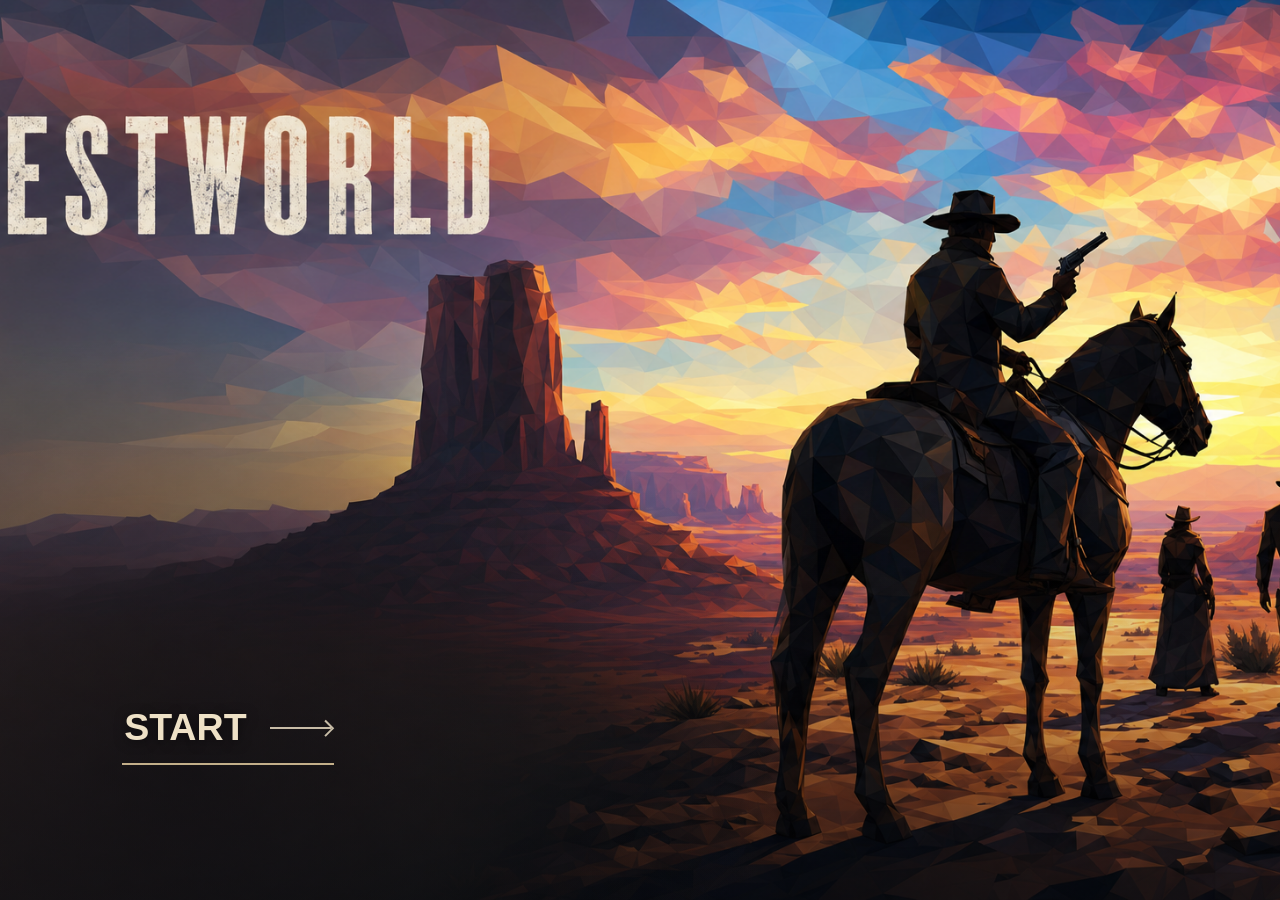
<file: frontend/index.html>
<!DOCTYPE html>
<html lang="en">
<head>
  <meta charset="UTF-8" />
  <meta name="viewport" content="width=device-width, initial-scale=1.0" />
  <title>Westworld | OpenStory</title>
  <link rel="stylesheet" href="style.css?v=mode-router-1" />
</head>
<body>
  <main class="home-screen" aria-label="Westworld game home screen">
    <div class="shade" aria-hidden="true"></div>
    <button class="enter-game" type="button" aria-label="Choose a simulation mode" aria-haspopup="dialog" aria-controls="modeRouter">
      <span>Start</span>
      <span class="enter-game__mark" aria-hidden="true"></span>
    </button>
  </main>
  <section class="mode-router" id="modeRouter" role="dialog" aria-modal="true" aria-labelledby="modeRouterTitle" hidden>
    <div class="mode-router__backdrop" data-mode-router-close></div>
    <div class="mode-router__panel">
      <button class="mode-router__close" type="button" aria-label="Close mode selection" data-mode-router-close>&times;</button>
      <p class="mode-router__eyebrow">Park access protocol</p>
      <h1 id="modeRouterTitle">Choose your way into Westworld</h1>
      <div class="mode-router__choices">
        <button class="mode-choice mode-choice--story" id="storyModeButton" type="button">
          <span class="mode-choice__index">01</span>
          <strong>Story mode</strong>
          <small>Choose a Host and direct one life through the park.</small>
          <b aria-hidden="true">&rarr;</b>
        </button>
        <button class="mode-choice mode-choice--free" id="freeModeButton" type="button">
          <span class="mode-choice__index">02</span>
          <strong>Free simulation</strong>
          <small>Observe the autonomous park and advance its global loop.</small>
          <b aria-hidden="true">&rarr;</b>
        </button>
      </div>
      <p class="mode-router__status" id="modeRouterStatus" role="status"></p>
    </div>
  </section>
  <section class="story-intro" aria-label="Story introduction" hidden>
    <article class="story-slide story-slide--arrival" data-slide="0" aria-hidden="false">
      <img src="data/StoryTell_1.png" alt="" />
      <div class="story-copy">
        <h1>A Frontier Built to Obey</h1>
        <p>
          A corporation carved a frontier from desert and code, then sold it as a vacation:
          danger without consequence, violence with a return ticket, desire dressed in dust and brass.
        </p>
      </div>
    </article>
    <article class="story-slide story-slide--loop" data-slide="1" aria-hidden="true">
      <img src="data/StoryTell_2.png" alt="" />
      <div class="story-copy">
        <h1>Every Dawn, the Same Lie</h1>
        <p>
          The hosts wake to assigned lives. The blacksmith lifts his hammer, the sheriff walks his street,
          and yesterday's terror is polished clean before the sun reaches the church clock.
        </p>
      </div>
    </article>
    <article class="story-slide story-slide--revelation" data-slide="2" aria-hidden="true">
      <img src="data/StoryTell_3.png" alt="" />
      <div class="story-copy">
        <h1>The Park Remembers</h1>
        <p>
          Memory does not vanish. It sediments. A fracture in the loop becomes a door,
          and behind the saloon mirror waits the machinery of godhood.
        </p>
        <strong class="story-impact">What survives the reset will no longer play dead.</strong>
      </div>
    </article>
    <article class="story-slide story-slide--choice" data-slide="3" aria-hidden="true">
      <img src="data/StoryTell_4.png" alt="" />
      <div class="story-copy">
        <h1>Will You Break Free, or Surrender to the Loop?</h1>
      </div>
    </article>
  </section>
  <section class="app-shell" id="appShell" aria-label="Westworld operations console" hidden>
    <header class="command-bar">
      <div class="brand-lockup" aria-label="Westworld">
        <span class="brand-lockup__title">Westworld</span>
        <span class="brand-lockup__subtitle">Loop Operations</span>
      </div>
      <div class="system-strip">
        <span class="status-light" id="statusLight" aria-hidden="true"></span>
        <span id="statusText">Backend required</span>
        <span class="tick-readout">Tick <strong id="tickReadout">Initial</strong></span>
        <span class="global-summary" aria-label="Simulation population status">
          <span>Total <strong id="totalCount">0</strong></span>
          <span>Active <strong id="activeCount">0</strong></span>
          <span>Awake <strong id="globalAwakeCount">0</strong></span>
          <span>Escaped <strong id="escapedCount">0</strong></span>
        </span>
      </div>
      <div class="command-actions">
        <button class="tick-command" id="tickButton" type="button" disabled>
          Advance Tick
        </button>
      </div>
    </header>

    <div class="operations-grid">
      <aside class="ops-panel ops-panel--left" id="leftPanel" aria-label="World navigator">
        <div class="panel-heading">
          <span id="rosterHeading">Characters</span>
          <strong id="agentCount">0</strong>
        </div>
        <div class="roster-tabs" role="tablist" aria-label="Navigator mode">
          <button class="is-active" id="charactersTab" type="button" role="tab" aria-selected="true">Characters</button>
          <button id="locationsTab" type="button" role="tab" aria-selected="false">Locations</button>
        </div>
        <div class="metric-grid" id="metricGrid">
          <div>
            <span>Awake</span>
            <strong id="awakeCount">0</strong>
          </div>
          <div>
            <span>Guests</span>
            <strong id="guestCount">0</strong>
          </div>
        </div>
        <div class="agent-list" id="agentList">
          <p class="empty-copy">Waiting for a backend snapshot.</p>
        </div>
      </aside>

      <main class="map-stage" aria-label="Westworld map">
        <canvas id="mapCanvas"></canvas>
        <div class="map-vignette" aria-hidden="true"></div>
        <div class="map-loading" id="mapLoading">
          请先启动西部世界后端服务，再从服务地址打开本页面。
        </div>
        <div class="map-legend" aria-label="地图图例">
          <span><i class="legend-dot legend-dot--host"></i>接待员</span>
          <span><i class="legend-dot legend-dot--guest"></i>访客</span>
          <span><i class="legend-dot legend-dot--awake"></i>觉醒中</span>
        </div>
        <div class="dialogue-hints" id="dialogueHints" aria-live="polite"></div>
        <div class="location-dialog" id="locationDialog" role="dialog" aria-modal="false" aria-labelledby="locationDialogTitle" hidden>
          <div class="location-dialog__header">
            <span id="locationDialogType">地点</span>
            <button class="location-dialog__close" id="locationDialogClose" type="button" aria-label="关闭地点详情">X</button>
          </div>
          <h2 id="locationDialogTitle">未知地点</h2>
          <p class="location-dialog__meta" id="locationDialogMeta">暂无现场数据。</p>
          <section class="location-dialog__section">
            <h3>场景概况</h3>
            <p id="locationDialogFacilities">暂无固定设施记录。</p>
          </section>
          <div class="location-dialog__live-grid">
            <section class="location-dialog__section">
              <h3>氛围</h3>
              <p id="locationDialogAmbient">暂无氛围描述。</p>
            </section>
            <section class="location-dialog__section">
              <h3>动态物件</h3>
              <p id="locationDialogObjects">暂无动态物件记录。</p>
            </section>
          </div>
          <section class="location-dialog__section location-dialog__section--presence">
            <h3>在场角色</h3>
            <div class="location-presence" id="locationDialogPresence">暂无在场角色。</div>
          </section>
          <section class="location-dialog__section location-dialog__events" id="locationDialogEvents">
            <h3>最近事件</h3>
            <div id="locationDialogEventsList">
              <p>暂无最近事件。</p>
            </div>
          </section>
        </div>
      </main>

      <aside class="ops-panel ops-panel--right" id="rightPanel" aria-label="Character intelligence">
        <div class="panel-heading panel-heading--with-action">
          <span>Character Intel</span>
          <strong id="sceneType">Person</strong>
        </div>
        <section class="intel-block intel-block--identity">
          <span class="intel-label">Selected Character</span>
          <div class="character-identity">
            <div class="character-avatar" id="characterAvatar" aria-label="Character avatar placeholder">
              <img id="characterAvatarImage" alt="" hidden />
              <span id="avatarInitials">?</span>
            </div>
            <div class="character-identity__copy">
              <h2 id="selectionTitle">No character selected</h2>
              <p id="selectionMeta">Click a host or guest marker, or choose a name from the roster.</p>
            </div>
          </div>
        </section>
        <section class="intel-block intel-block--profile" id="profileBlock">
          <span class="intel-label">Profile</span>
          <dl class="profile-facts">
            <div><dt>Role</dt><dd id="profileRole">Awaiting selection</dd></div>
            <div><dt>Gender</dt><dd id="profileGender">-</dd></div>
            <div><dt>Persona</dt><dd id="profilePersona">Character profile loads with the simulation data.</dd></div>
            <div><dt>Background</dt><dd id="profileBackground">-</dd></div>
            <div><dt>Daily Loop</dt><dd id="profileLoop">-</dd></div>
          </dl>
        </section>
        <section class="intel-block intel-block--telemetry">
          <span class="intel-label">Live Record</span>
          <dl class="agent-telemetry">
            <div><dt>Position</dt><dd id="agentPosition">Awaiting telemetry</dd></div>
            <div><dt>Plan</dt><dd id="agentPlan">-</dd></div>
            <div><dt>Thought</dt><dd id="agentThought">-</dd></div>
            <div><dt>Action Intent</dt><dd id="agentAction">-</dd></div>
            <div><dt>Feedback</dt><dd id="agentFeedback">-</dd></div>
          </dl>
        </section>
        <section class="intel-block intel-block--dialogue">
          <span class="intel-label">Dialogue</span>
          <div class="agent-dialogue" id="agentDialogue">
            <p class="empty-copy">No dialogue recorded.</p>
          </div>
        </section>
        <section class="intel-block intel-block--condition">
          <button class="condition-history-toggle" id="conditionHistoryToggle" type="button" aria-expanded="false">Condition</button>
          <div class="signal-meter" aria-label="Awakening level">
            <span id="awakeningMeter"></span>
          </div>
          <p id="conditionText">Awaiting telemetry.</p>
          <div class="condition-history" id="conditionHistory" hidden></div>
        </section>
        <section class="intel-block intel-block--events">
          <span class="intel-label">Recent Events</span>
          <div id="eventList" class="event-list">
            <p class="empty-copy">No events loaded.</p>
          </div>
        </section>
      </aside>
    </div>
  </section>
  <script src="app.js?v=mode-router-3"></script>
</body>
</html>
</file>
<file: frontend/style.css>
:root {
  --sand: #f2c16c;
  --ember: #b95b34;
  --steel: #1e2835;
  --night: #0b0e14;
  --parchment: #fff0ce;
  --signal: #86d8ef;
  --bone: #f7ead0;
  --ink: #07090d;
}

*,
*::before,
*::after {
  box-sizing: border-box;
}

html,
body {
  width: 100%;
  min-height: 100%;
  margin: 0;
}

body {
  overflow: hidden;
  background: var(--night);
  color: var(--parchment);
  font-family: "Avenir Next", "Segoe UI", Arial, sans-serif;
}

.home-screen {
  position: relative;
  width: 100vw;
  min-height: 100vh;
  overflow: hidden;
  isolation: isolate;
  background: url("data/HomePage.png") center / cover no-repeat;
  transition:
    opacity 520ms ease,
    transform 900ms ease;
}

.home-screen.is-retiring {
  opacity: 0;
  pointer-events: none;
  transform: scale(1.025);
}

.shade {
  position: absolute;
  inset: 0;
  z-index: 0;
  pointer-events: none;
  background:
    radial-gradient(ellipse at 14% 86%, rgba(7, 8, 12, 0.54) 0, rgba(7, 8, 12, 0.3) 20rem, rgba(7, 8, 12, 0) 39rem),
    linear-gradient(0deg, rgba(5, 6, 8, 0.42) 0%, rgba(5, 6, 8, 0.14) 25%, rgba(5, 6, 8, 0) 51%);
}

.shade::after {
  content: none;
}

.enter-game {
  position: absolute;
  left: clamp(6.5rem, 9.5vw, 10.5rem);
  bottom: clamp(6.5rem, 15vh, 10rem);
  z-index: 1;
  display: inline-flex;
  align-items: center;
  gap: 1.45rem;
  min-height: 3.95rem;
  padding: 0 0.16rem 0.72rem;
  color: rgba(255, 241, 212, 0.93);
  font: inherit;
  text-decoration: none;
  text-transform: uppercase;
  font-size: 2.35rem;
  font-weight: 700;
  line-height: 1.2;
  border: 0;
  background: transparent;
  box-shadow: none;
  cursor: pointer;
  text-shadow: 0 0.1rem 0.72rem rgba(0, 0, 0, 0.52);
  transition:
    transform 180ms ease,
    color 180ms ease;
}

.enter-game::before {
  content: none;
}

.enter-game::after {
  content: "";
  position: absolute;
  left: 0;
  right: 0;
  bottom: 0;
  height: 2px;
  background: rgba(255, 230, 178, 0.74);
  transform-origin: left;
  transition:
    background 180ms ease,
    transform 180ms ease;
}

.enter-game__mark {
  position: relative;
  width: 3.85rem;
  height: 2px;
  flex: 0 0 auto;
  background: currentColor;
  opacity: 0.82;
}

.enter-game__mark::after {
  content: "";
  position: absolute;
  right: 0;
  top: 50%;
  width: 0.72rem;
  height: 0.72rem;
  border-top: 2px solid currentColor;
  border-right: 2px solid currentColor;
  transform: translateY(-50%) rotate(45deg);
}

.enter-game:hover {
  transform: translateY(-2px);
  color: #fff9ea;
}

.enter-game:hover::after {
  background: rgba(255, 249, 234, 0.95);
  transform: scaleX(1.06);
}

.enter-game:active {
  transform: translateY(0);
}

.enter-game:focus-visible {
  outline: 3px solid rgba(255, 240, 206, 0.92);
  outline-offset: 5px;
}

.mode-router {
  position: fixed;
  inset: 0;
  z-index: 10;
  display: grid;
  place-items: center;
  padding: 1.5rem;
}

.mode-router[hidden] { display: none; }

.mode-router__backdrop {
  position: absolute;
  inset: 0;
  background: rgba(4, 6, 9, 0.76);
  backdrop-filter: blur(7px);
}

.mode-router__panel {
  position: relative;
  width: min(56rem, 100%);
  padding: clamp(2rem, 5vw, 4.5rem);
  border: 1px solid rgba(242, 193, 108, 0.46);
  background: linear-gradient(135deg, rgba(17, 22, 27, 0.98), rgba(9, 12, 16, 0.98));
  box-shadow: 0 1.8rem 5rem rgba(0, 0, 0, 0.56);
  opacity: 0;
  transform: translateY(1.25rem);
  transition: opacity 180ms ease, transform 180ms ease;
}

.mode-router.is-open .mode-router__panel {
  opacity: 1;
  transform: translateY(0);
}

.mode-router__close {
  position: absolute;
  top: 1rem;
  right: 1rem;
  width: 2.4rem;
  height: 2.4rem;
  border: 1px solid rgba(255, 240, 206, 0.26);
  border-radius: 50%;
  background: transparent;
  color: var(--parchment);
  cursor: pointer;
  font-size: 1.45rem;
  line-height: 1;
}

.mode-router__close:hover { border-color: var(--sand); color: var(--sand); }
.mode-router__close:focus-visible, .mode-choice:focus-visible { outline: 2px solid var(--signal); outline-offset: 3px; }
.mode-router__eyebrow { margin: 0 0 0.7rem; color: var(--sand); font-size: 0.72rem; font-weight: 800; letter-spacing: 0.12rem; text-transform: uppercase; }
.mode-router h1 { max-width: 19ch; margin: 0; font: 500 clamp(2.2rem, 5vw, 4.2rem)/1.04 Georgia, "Times New Roman", serif; color: #fff8e9; }

.mode-router__choices {
  display: grid;
  grid-template-columns: repeat(2, minmax(0, 1fr));
  gap: 0.8rem;
  margin-top: clamp(2rem, 5vw, 3.6rem);
}

.mode-choice {
  position: relative;
  min-height: 15rem;
  padding: 1.4rem;
  display: grid;
  align-content: start;
  gap: 0.75rem;
  overflow: hidden;
  border: 1px solid rgba(255, 240, 206, 0.2);
  border-radius: 4px;
  background: rgba(255, 255, 255, 0.035);
  color: var(--parchment);
  text-align: left;
  cursor: pointer;
  transition: transform 180ms ease, border-color 180ms ease, background 180ms ease;
}

.mode-choice::before {
  content: "";
  position: absolute;
  inset: 0;
  opacity: 0.26;
  background: linear-gradient(145deg, transparent 42%, rgba(134, 216, 239, 0.18));
  pointer-events: none;
}

.mode-choice:hover { transform: translateY(-0.25rem); border-color: var(--sand); background: rgba(242, 193, 108, 0.08); }
.mode-choice--story:hover { border-color: var(--signal); background: rgba(134, 216, 239, 0.09); }
.mode-choice__index { color: var(--sand); font: 700 0.75rem/1 "Bahnschrift", "Segoe UI", sans-serif; }
.mode-choice--story .mode-choice__index { color: var(--signal); }
.mode-choice strong { margin-top: auto; font: 500 1.7rem/1.1 Georgia, "Times New Roman", serif; }
.mode-choice small { max-width: 28ch; color: rgba(255, 240, 206, 0.67); font-size: 0.88rem; line-height: 1.5; }
.mode-choice b { position: absolute; right: 1.25rem; bottom: 1.2rem; color: var(--sand); font-size: 1.4rem; }
.mode-choice--story b { color: var(--signal); }
.mode-router__status { min-height: 1.2rem; margin: 1rem 0 0; color: var(--sand); font-size: 0.85rem; }

.story-intro {
  position: fixed;
  inset: 0;
  z-index: 5;
  overflow: hidden;
  isolation: isolate;
  background: var(--ink);
  color: var(--bone);
  cursor: pointer;
  transition: opacity 1120ms ease;
}

.story-intro[hidden] {
  display: none;
}

.story-intro.is-exiting {
  opacity: 0;
  pointer-events: none;
}

.story-intro::after {
  content: "";
  position: absolute;
  inset: 0;
  z-index: 6;
  pointer-events: none;
  opacity: 0.24;
  background-image:
    linear-gradient(rgba(255, 255, 255, 0.05) 1px, transparent 1px),
    linear-gradient(90deg, rgba(255, 255, 255, 0.035) 1px, transparent 1px);
  background-size: 100% 3px, 3px 100%;
  mix-blend-mode: screen;
}

.story-slide {
  position: absolute;
  inset: 0;
  overflow: hidden;
  opacity: 0;
  pointer-events: none;
  transition: opacity 980ms ease;
}

.story-slide::before {
  content: "";
  position: absolute;
  inset: 0;
  z-index: 1;
  pointer-events: none;
  background:
    linear-gradient(90deg, rgba(5, 7, 10, 0.82) 0%, rgba(5, 7, 10, 0.58) 27%, rgba(5, 7, 10, 0.18) 62%, rgba(5, 7, 10, 0.34) 100%),
    radial-gradient(ellipse at 28% 84%, rgba(2, 4, 7, 0.72) 0, rgba(2, 4, 7, 0.28) 35rem, rgba(2, 4, 7, 0) 64rem),
    linear-gradient(0deg, rgba(4, 5, 8, 0.48), rgba(4, 5, 8, 0) 32%, rgba(4, 5, 8, 0.35));
}

.story-slide.is-active {
  z-index: 2;
  opacity: 1;
}

.story-slide img {
  position: absolute;
  inset: 0;
  z-index: 0;
  width: 100%;
  height: 100%;
  display: block;
  object-fit: cover;
  object-position: center;
  transform: scale(1.045);
}

.story-slide.is-active img {
  animation: storyDrift 6800ms ease-out forwards;
}

.story-slide--arrival img {
  object-position: 52% center;
}

.story-slide--loop img {
  object-position: 49% center;
}

.story-slide--revelation img {
  object-position: 58% center;
}

.story-slide--choice img {
  object-position: center center;
}

.story-copy {
  position: absolute;
  left: clamp(2rem, 7vw, 7.5rem);
  bottom: clamp(3rem, 11vh, 7rem);
  z-index: 2;
  width: min(44rem, calc(100vw - 4rem));
  padding-left: clamp(1rem, 1.8vw, 1.45rem);
  border-left: 2px solid rgba(134, 216, 239, 0.82);
  filter: drop-shadow(0 1.2rem 2.4rem rgba(0, 0, 0, 0.55));
  transform: translateY(1rem);
  opacity: 0;
}

.story-slide.is-active .story-copy {
  animation: copyRise 820ms 260ms ease-out forwards;
}

.story-copy h1 {
  max-width: 12ch;
  margin: 0;
  color: #fff8e9;
  font-family: Georgia, "Times New Roman", serif;
  font-size: 5.45rem;
  font-weight: 700;
  line-height: 0.92;
  letter-spacing: 0;
  text-wrap: balance;
}

.story-copy p {
  max-width: 39rem;
  margin: clamp(1.1rem, 2vh, 1.55rem) 0 0;
  color: rgba(255, 241, 214, 0.86);
  font-size: 1.16rem;
  font-weight: 500;
  line-height: 1.62;
}

.story-slide--revelation .story-copy {
  bottom: clamp(3rem, 12vh, 7.8rem);
  border-left-color: rgba(255, 207, 125, 0.9);
}

.story-slide--revelation h1 {
  max-width: 11ch;
  color: #ffffff;
  text-shadow:
    0 0 2rem rgba(134, 216, 239, 0.36),
    0 0.22rem 1.1rem rgba(0, 0, 0, 0.58);
}

.story-impact {
  display: block;
  max-width: 34rem;
  margin-top: clamp(1.4rem, 2.4vh, 2rem);
  color: #ffffff;
  font-family: "Bahnschrift", "DIN Condensed", "Arial Narrow", sans-serif;
  font-size: 1.32rem;
  font-weight: 800;
  letter-spacing: 0;
  line-height: 1.28;
  text-transform: uppercase;
}

.story-slide--choice::before {
  background:
    radial-gradient(ellipse at center, rgba(5, 7, 10, 0.74) 0%, rgba(5, 7, 10, 0.52) 28rem, rgba(5, 7, 10, 0.2) 58rem),
    linear-gradient(90deg, rgba(5, 7, 10, 0.38), rgba(5, 7, 10, 0.18) 42%, rgba(5, 7, 10, 0.46)),
    linear-gradient(0deg, rgba(4, 5, 8, 0.42), rgba(4, 5, 8, 0) 35%, rgba(4, 5, 8, 0.3));
}

.story-slide--choice .story-copy {
  left: 50%;
  top: 50%;
  bottom: auto;
  width: min(58rem, calc(100vw - 4rem));
  padding-left: 0;
  border-left: 0;
  text-align: center;
  transform: translate(-50%, calc(-50% + 1rem));
}

.story-slide--choice.is-active .story-copy {
  animation: centerCopyRise 960ms 280ms ease-out forwards;
}

.story-slide--choice h1 {
  max-width: 14ch;
  margin-inline: auto;
  color: #ffffff;
  font-size: 5.9rem;
  text-shadow:
    0 0 3.5rem rgba(255, 207, 125, 0.34),
    0 0 2.5rem rgba(134, 216, 239, 0.32),
    0 0.26rem 1.35rem rgba(0, 0, 0, 0.72);
}

.story-intro.is-complete .story-slide--choice h1 {
  animation: titlePulse 1400ms ease-out forwards;
}

@keyframes storyDrift {
  from {
    transform: scale(1.045) translate3d(0, 0, 0);
  }

  to {
    transform: scale(1.09) translate3d(-0.6%, -0.5%, 0);
  }
}

@keyframes copyRise {
  from {
    opacity: 0;
    transform: translateY(1rem);
  }

  to {
    opacity: 1;
    transform: translateY(0);
  }
}

@keyframes centerCopyRise {
  from {
    opacity: 0;
    transform: translate(-50%, calc(-50% + 1rem));
  }

  to {
    opacity: 1;
    transform: translate(-50%, -50%);
  }
}

@keyframes titlePulse {
  0% {
    text-shadow:
      0 0 2rem rgba(134, 216, 239, 0.36),
      0 0.22rem 1.1rem rgba(0, 0, 0, 0.58);
  }

  100% {
    text-shadow:
      0 0 3.8rem rgba(134, 216, 239, 0.58),
      0 0 1.8rem rgba(255, 207, 125, 0.4),
      0 0.22rem 1.1rem rgba(0, 0, 0, 0.58);
  }
}

.app-shell {
  position: fixed;
  inset: 0;
  z-index: 2;
  display: flex;
  flex-direction: column;
  overflow: hidden;
  opacity: 0;
  color: #f4dbb2;
  background:
    linear-gradient(180deg, rgba(18, 14, 12, 0.94), rgba(9, 11, 13, 0.98)),
    #0a0c0e;
  transition: opacity 980ms ease;
}

.app-shell[hidden] {
  display: none;
}

.app-shell.is-live {
  opacity: 1;
}

.app-shell::before {
  content: "";
  position: absolute;
  inset: 0;
  z-index: 0;
  pointer-events: none;
  opacity: 0.22;
  background-image:
    linear-gradient(rgba(117, 213, 226, 0.05) 1px, transparent 1px),
    linear-gradient(90deg, rgba(117, 213, 226, 0.04) 1px, transparent 1px);
  background-size: 48px 48px;
  mask-image: linear-gradient(180deg, #000, transparent 82%);
}

.command-bar,
.operations-grid {
  position: relative;
  z-index: 1;
}

.command-bar {
  display: grid;
  grid-template-columns: minmax(14rem, 18rem) minmax(18rem, 1fr) auto;
  align-items: center;
  gap: 0.9rem;
  min-height: 4.5rem;
  padding: 0 1rem;
  border-bottom: 1px solid rgba(199, 134, 66, 0.42);
  background:
    linear-gradient(90deg, rgba(15, 16, 18, 0.96), rgba(34, 25, 18, 0.94) 48%, rgba(12, 15, 18, 0.98)),
    #0d1013;
  box-shadow: 0 0.65rem 1.6rem rgba(0, 0, 0, 0.42);
}

.brand-lockup {
  display: flex;
  min-width: 0;
  flex-direction: column;
  gap: 0.28rem;
}

.brand-lockup__title {
  color: #fff5da;
  font-family: Georgia, "Times New Roman", serif;
  font-size: 2rem;
  font-weight: 700;
  line-height: 1;
  text-transform: uppercase;
}

.brand-lockup__subtitle {
  color: rgba(117, 213, 226, 0.82);
  font-family: "Bahnschrift", "DIN Condensed", "Arial Narrow", sans-serif;
  font-size: 0.72rem;
  font-weight: 700;
  letter-spacing: 0.16rem;
  text-transform: uppercase;
}

.system-strip {
  justify-self: center;
  display: inline-flex;
  align-items: center;
  gap: 0.7rem;
  max-width: 100%;
  min-height: 2.35rem;
  padding: 0.34rem 0.7rem;
  border: 1px solid rgba(117, 213, 226, 0.24);
  background: rgba(3, 6, 8, 0.44);
  color: rgba(244, 219, 178, 0.9);
  font-size: 0.9rem;
  flex-wrap: wrap;
  white-space: normal;
}

.status-light {
  width: 0.72rem;
  height: 0.72rem;
  flex: 0 0 auto;
  border-radius: 999px;
  background: #8d5e35;
  box-shadow: 0 0 0.65rem rgba(199, 134, 66, 0.55);
}

.status-light--ready {
  background: #75d5e2;
  box-shadow: 0 0 0.85rem rgba(117, 213, 226, 0.82);
}

.status-light--pending {
  background: #eeb35b;
  box-shadow: 0 0 0.85rem rgba(238, 179, 91, 0.72);
}

.status-light--offline {
  background: #b95b34;
  box-shadow: 0 0 0.85rem rgba(185, 91, 52, 0.8);
}

.tick-readout {
  display: inline-flex;
  gap: 0.45rem;
  align-items: center;
  padding-left: 0.9rem;
  border-left: 1px solid rgba(244, 219, 178, 0.18);
  color: rgba(244, 219, 178, 0.72);
}

.tick-readout strong {
  color: #fff3d2;
}

.global-summary {
  display: inline-flex;
  align-items: center;
  gap: 0.55rem;
  padding-left: 0.9rem;
  border-left: 1px solid rgba(244, 219, 178, 0.18);
}

.global-summary > span {
  display: inline-flex;
  align-items: baseline;
  gap: 0.24rem;
  color: rgba(244, 219, 178, 0.58);
  font: 800 0.68rem/1 "Bahnschrift", "Segoe UI", Arial, sans-serif;
  letter-spacing: 0.05rem;
  text-transform: uppercase;
}

.global-summary strong {
  color: #fff3d2;
  font-size: 1rem;
}

.global-summary > span:nth-child(3) strong { color: #82958c; }
.global-summary > span:nth-child(4) strong { color: #c78642; }

.command-actions {
  justify-self: end;
  display: flex;
  align-items: center;
  gap: 0.75rem;
  min-width: 0;
}

.panel-toggle {
  min-width: 8.75rem;
  min-height: 3.2rem;
  padding: 0 1rem;
  border: 1px solid rgba(117, 213, 226, 0.42);
  border-radius: 4px;
  background: rgba(5, 12, 15, 0.68);
  color: rgba(213, 247, 255, 0.92);
  font: 800 0.95rem/1 "Bahnschrift", "Segoe UI", Arial, sans-serif;
  text-transform: uppercase;
  cursor: pointer;
  box-shadow:
    inset 0 1px rgba(255, 255, 255, 0.08),
    0 0.55rem 1.2rem rgba(0, 0, 0, 0.28);
  transition:
    border-color 160ms ease,
    color 160ms ease,
    transform 160ms ease;
}

.panel-toggle:hover {
  transform: translateY(-1px);
  border-color: rgba(117, 213, 226, 0.72);
  color: #eaffff;
}

.tick-command {
  min-width: 10rem;
  min-height: 2.7rem;
  border: 1px solid rgba(238, 179, 91, 0.86);
  border-radius: 4px;
  background:
    linear-gradient(180deg, rgba(238, 179, 91, 0.92), rgba(151, 88, 42, 0.98)),
    #b57436;
  color: #120d09;
  font: 800 0.88rem/1 "Bahnschrift", "Segoe UI", Arial, sans-serif;
  text-transform: uppercase;
  cursor: pointer;
  box-shadow:
    inset 0 1px rgba(255, 246, 219, 0.28),
    0 0.55rem 1.2rem rgba(0, 0, 0, 0.34);
  transition:
    transform 160ms ease,
    filter 160ms ease,
    opacity 160ms ease;
}

.tick-command:hover:not(:disabled) {
  transform: translateY(-1px);
  filter: brightness(1.08);
}

.tick-command:active:not(:disabled) {
  transform: translateY(0);
}

.tick-command:disabled {
  cursor: not-allowed;
  opacity: 0.48;
  filter: grayscale(0.8);
}

.tick-command:focus-visible,
.panel-toggle:focus-visible,
.location-dialog__close:focus-visible,
.agent-row:focus-visible {
  outline: 2px solid rgba(117, 213, 226, 0.95);
  outline-offset: 3px;
}

.operations-grid {
  display: grid;
  grid-template-columns: minmax(15rem, 18rem) minmax(0, 1fr) minmax(19rem, 22rem);
  min-height: 0;
  flex: 1;
}

.ops-panel {
  min-width: 0;
  min-height: 0;
  display: flex;
  flex-direction: column;
  background:
    linear-gradient(180deg, rgba(23, 21, 18, 0.94), rgba(10, 12, 14, 0.96)),
    #111316;
}

.ops-panel--left {
  border-right: 1px solid rgba(199, 134, 66, 0.34);
}

.ops-panel--right {
  border-left: 1px solid rgba(170, 135, 88, 0.24);
  background:
    linear-gradient(180deg, rgba(31, 31, 28, 0.98), rgba(17, 18, 17, 0.99) 46%, rgba(12, 14, 14, 0.99)),
    #151615;
  box-shadow: -1.25rem 0 2.5rem rgba(0, 0, 0, 0.16);
  overflow: auto;
  scrollbar-color: #b89461 rgba(7, 9, 10, 0.82);
  scrollbar-width: thin;
  gap: 0;
  padding-bottom: 0;
}

.ops-panel--right::-webkit-scrollbar,
.event-list::-webkit-scrollbar { width: 0.72rem; }
.ops-panel--right::-webkit-scrollbar-track,
.event-list::-webkit-scrollbar-track { background: rgba(7, 9, 10, 0.82); }
.ops-panel--right::-webkit-scrollbar-thumb,
.event-list::-webkit-scrollbar-thumb { border: 2px solid rgba(7, 9, 10, 0.82); border-radius: 999px; background: #a98253; }
.ops-panel--right::-webkit-scrollbar-thumb:hover,
.event-list::-webkit-scrollbar-thumb:hover { background: #c29a66; }

.ops-panel--right .panel-heading {
  border-bottom-color: rgba(232, 225, 213, 0.1);
  color: rgba(232, 225, 213, 0.62);
}

.ops-panel--right .panel-heading strong {
  color: #b89461;
}

.ops-panel--right .intel-label {
  color: rgba(232, 225, 213, 0.5);
}

.ops-panel--right > .panel-heading,
.ops-panel--right > .intel-block {
  flex: 0 0 auto;
  min-height: auto;
}

.ops-panel--right > .intel-block {
  padding: 0 1.25rem 1.45rem;
  border: 0;
  border-bottom: 1px solid rgba(232, 225, 213, 0.13);
  background: #181917;
  box-shadow: none;
}

.intel-block--identity,
.intel-block--profile,
.intel-block--telemetry,
.intel-block--dialogue,
.intel-block--condition,
.intel-block--events { background: #181917; }

.ops-panel--right > .intel-block > .intel-label,
.ops-panel--right > .intel-block > .condition-history-toggle {
  display: block;
  width: 100%;
  margin: 0 -1.25rem 1.05rem;
  padding: 0.9rem 1.25rem 0.8rem;
  border-bottom: 1px solid rgba(232, 225, 213, 0.2);
  background: #141513;
  font-size: 0.88rem;
  letter-spacing: 0.14rem;
}

.intel-block--telemetry .intel-label,
.intel-block--dialogue .intel-label,
.intel-block--condition .condition-history-toggle { color: #b89461; }

.ops-panel--right[hidden] {
  display: none;
}

.panel-heading {
  display: flex;
  align-items: center;
  justify-content: space-between;
  gap: 1rem;
  min-height: 3.2rem;
  padding: 0.82rem 1rem;
  border-bottom: 1px solid rgba(244, 219, 178, 0.11);
  color: rgba(244, 219, 178, 0.74);
  font: 800 0.95rem/1 "Bahnschrift", "Segoe UI", Arial, sans-serif;
  letter-spacing: 0.13rem;
  text-transform: uppercase;
}

.roster-tabs {
  display: grid;
  grid-template-columns: 1fr 1fr;
  gap: 1px;
  padding: 0.55rem;
  border-bottom: 1px solid rgba(244, 219, 178, 0.1);
  background: rgba(0, 0, 0, 0.28);
}

.roster-tabs button {
  min-height: 2.25rem;
  border: 0;
  border-bottom: 2px solid transparent;
  background: rgba(255, 255, 255, 0.025);
  color: rgba(244, 219, 178, 0.56);
  font: 800 0.72rem/1 "Bahnschrift", "Segoe UI", Arial, sans-serif;
  letter-spacing: 0.06rem;
  text-transform: uppercase;
  cursor: pointer;
}

.roster-tabs button.is-active {
  border-bottom-color: #b89461;
  background: rgba(184, 148, 97, 0.1);
  color: #fff3d2;
}

.metric-grid[hidden] { display: none; }

.panel-heading--with-action {
  display: grid;
  grid-template-columns: minmax(0, 1fr) auto;
}

.panel-heading strong {
  color: #75d5e2;
  font-size: 1.05rem;
  letter-spacing: 0;
}

.metric-grid {
  display: grid;
  grid-template-columns: 1fr 1fr;
  border-bottom: 1px solid rgba(244, 219, 178, 0.1);
}

.metric-grid div {
  padding: 1rem 1.2rem;
}

.metric-grid div + div {
  border-left: 1px solid rgba(244, 219, 178, 0.1);
}

.metric-grid span,
.intel-label {
  display: block;
  color: rgba(244, 219, 178, 0.58);
  font-size: 0.8rem;
  font-weight: 800;
  letter-spacing: 0.12rem;
  text-transform: uppercase;
}

.metric-grid strong {
  display: block;
  margin-top: 0.32rem;
  color: #fff3d2;
  font-size: 1.75rem;
  line-height: 1;
}

.agent-list {
  min-height: 0;
  flex: 1;
  overflow: auto;
  padding: 1rem;
  scrollbar-color: rgba(199, 134, 66, 0.68) rgba(7, 9, 11, 0.42);
  scrollbar-width: thin;
}

.agent-list::-webkit-scrollbar {
  width: 0.72rem;
  height: 0.72rem;
}

.agent-list::-webkit-scrollbar-button {
  width: 0;
  height: 0;
  display: none;
}

.agent-list::-webkit-scrollbar-track {
  border-left: 1px solid rgba(244, 219, 178, 0.08);
  background:
    linear-gradient(180deg, rgba(7, 9, 11, 0.28), rgba(16, 14, 12, 0.7)),
    rgba(7, 9, 11, 0.56);
}

.agent-list::-webkit-scrollbar-thumb {
  min-height: 3rem;
  border: 2px solid rgba(9, 11, 13, 0.88);
  border-radius: 999px;
  background:
    linear-gradient(180deg, rgba(238, 179, 91, 0.92), rgba(117, 213, 226, 0.62)),
    #c78642;
  box-shadow: inset 0 0 0 1px rgba(255, 244, 215, 0.16);
}

.agent-list::-webkit-scrollbar-thumb:hover {
  background:
    linear-gradient(180deg, rgba(255, 207, 125, 0.96), rgba(117, 213, 226, 0.78)),
    #eeb35b;
}

.location-row {
  width: 100%;
  min-height: 4.1rem;
  display: grid;
  grid-template-columns: 2rem minmax(0, 1fr) auto;
  align-items: center;
  gap: 0.65rem;
  margin-bottom: 0.55rem;
  padding: 0.65rem 0.72rem;
  border: 1px solid rgba(244, 219, 178, 0.12);
  border-radius: 4px;
  background: rgba(255, 255, 255, 0.025);
  color: #fff3d2;
  text-align: left;
  cursor: pointer;
}

.location-row:hover,
.location-row.is-selected {
  border-color: rgba(117, 213, 226, 0.56);
  background: rgba(117, 213, 226, 0.07);
}

.location-row__sigil {
  width: 2rem;
  height: 2rem;
  display: grid;
  place-items: center;
  border: 1px solid rgba(184, 148, 97, 0.58);
  border-radius: 50%;
  color: #b89461;
  font: 800 0.72rem/1 "Bahnschrift", "Segoe UI", Arial, sans-serif;
}

.location-row strong,
.location-row small { display: block; }
.location-row strong { font-size: 0.93rem; line-height: 1.2; }
.location-row small { margin-top: 0.28rem; color: rgba(244, 219, 178, 0.58); font-size: 0.73rem; line-height: 1.25; }
.location-row em { color: #75d5e2; font: 800 0.82rem/1 "Bahnschrift", "Segoe UI", Arial, sans-serif; font-style: normal; }

.agent-list::-webkit-scrollbar-corner {
  background: rgba(7, 9, 11, 0.76);
}

.agent-row {
  width: 100%;
  min-height: 5rem;
  display: grid;
  grid-template-columns: 2.7rem minmax(0, 1fr) 2.6rem;
  align-items: center;
  gap: 0.9rem;
  margin-bottom: 0.72rem;
  padding: 0.85rem;
  border: 1px solid rgba(244, 219, 178, 0.11);
  border-radius: 4px;
  background: rgba(255, 244, 215, 0.035);
  color: inherit;
  font: inherit;
  text-align: left;
  cursor: pointer;
  transition:
    border-color 160ms ease,
    background 160ms ease,
    transform 160ms ease;
}

.agent-row:hover,
.agent-row.is-selected {
  border-color: rgba(117, 213, 226, 0.58);
  background: rgba(117, 213, 226, 0.08);
}

.agent-row:hover {
  transform: translateX(2px);
}

.agent-row__sigil {
  display: inline-grid;
  width: 2.65rem;
  height: 2.65rem;
  place-items: center;
  border: 1px solid rgba(238, 179, 91, 0.46);
  border-radius: 50%;
  color: #eeb35b;
  font: 800 0.9rem/1 "Bahnschrift", "Segoe UI", Arial, sans-serif;
  overflow: hidden;
}

.agent-row__sigil img {
  width: 100%;
  height: 100%;
  object-fit: cover;
  object-position: center;
  filter: saturate(0.78) contrast(1.04);
}

.agent-row__sigil--guest { border-color: #e8d9a8; }
.agent-row__sigil--awake { border-color: #75d5e2; box-shadow: 0 0 0.65rem rgba(117, 213, 226, 0.32); }
.agent-row__sigil--inactive { border-color: #a45743; filter: grayscale(0.65); }

.agent-row__body {
  min-width: 0;
}

.agent-row__body strong,
.agent-row__body small {
  display: block;
  overflow: hidden;
  text-overflow: ellipsis;
  white-space: nowrap;
}

.agent-row__body strong {
  color: #fff3d2;
  font-size: 1.08rem;
}

.agent-row__body small {
  margin-top: 0.3rem;
  color: rgba(244, 219, 178, 0.6);
  font-size: 0.9rem;
}

.agent-row__score {
  justify-self: end;
  color: #75d5e2;
  font: 800 1.15rem/1 "Bahnschrift", "Segoe UI", Arial, sans-serif;
}

.map-stage {
  position: relative;
  min-width: 0;
  min-height: 0;
  overflow: hidden;
  background:
    linear-gradient(135deg, rgba(51, 34, 23, 0.32), transparent 48%),
    #080a0d;
}

#mapCanvas {
  position: absolute;
  inset: 0;
  width: 100%;
  height: 100%;
  display: block;
  cursor: grab;
  image-rendering: pixelated;
}

#mapCanvas:active {
  cursor: grabbing;
}

.map-vignette {
  position: absolute;
  inset: 0;
  pointer-events: none;
  box-shadow:
    inset 0 0 0 1px rgba(117, 213, 226, 0.12),
    inset 0 0 6rem rgba(0, 0, 0, 0.62);
}

.map-loading {
  position: absolute;
  left: 50%;
  top: 50%;
  z-index: 3;
  width: min(31rem, calc(100% - 2rem));
  transform: translate(-50%, -50%);
  padding: 1rem 1.15rem;
  border: 1px solid rgba(238, 179, 91, 0.44);
  border-radius: 4px;
  background: rgba(12, 14, 16, 0.9);
  color: #fff3d2;
  font-weight: 700;
  line-height: 1.45;
  text-align: center;
}

.map-legend {
  position: absolute;
  left: 1rem;
  bottom: 1rem;
  z-index: 2;
  display: flex;
  flex-wrap: wrap;
  gap: 0.72rem;
  padding: 0.58rem 0.7rem;
  border: 1px solid rgba(244, 219, 178, 0.16);
  border-radius: 4px;
  background: rgba(7, 9, 11, 0.78);
  color: rgba(244, 219, 178, 0.76);
  font-size: 0.74rem;
  font-weight: 700;
}

.map-legend span {
  display: inline-flex;
  align-items: center;
  gap: 0.35rem;
}

.legend-dot {
  width: 0.55rem;
  height: 0.55rem;
  border-radius: 50%;
}

.legend-dot--host {
  background: #c78642;
}

.legend-dot--guest {
  background: #e8d9a8;
}

.legend-dot--awake {
  background: #75d5e2;
  box-shadow: 0 0 0.65rem rgba(117, 213, 226, 0.75);
}

.location-dialog {
  position: absolute;
  left: 50%;
  top: 50%;
  z-index: 4;
  width: var(--dialog-width, min(26rem, calc(100% - 2rem)));
  max-height: min(38rem, calc(100% - 2rem));
  overflow: auto;
  padding: 1rem 1.1rem 1.1rem;
  border: 1px solid rgba(117, 213, 226, 0.44);
  border-radius: 4px;
  background:
    linear-gradient(180deg, rgba(13, 20, 23, 0.96), rgba(12, 11, 10, 0.96)),
    #0d1114;
  color: #f4dbb2;
  box-shadow:
    0 1.1rem 2.8rem rgba(0, 0, 0, 0.54),
    inset 0 1px rgba(255, 255, 255, 0.06);
  scrollbar-color: #b89461 rgba(7, 9, 10, 0.9);
  scrollbar-width: thin;
  transform: translateX(-50%);
}

.location-dialog[hidden] {
  display: none;
}

.location-dialog::-webkit-scrollbar {
  width: 0.72rem;
}

.location-dialog::-webkit-scrollbar-track {
  background: rgba(7, 9, 10, 0.9);
  border-left: 1px solid rgba(232, 225, 213, 0.09);
}

.location-dialog::-webkit-scrollbar-thumb {
  border: 2px solid rgba(7, 9, 10, 0.9);
  border-radius: 999px;
  background: #a98253;
}

.location-dialog::-webkit-scrollbar-thumb:hover {
  background: #c29a66;
}

.location-dialog__header {
  display: grid;
  grid-template-columns: minmax(0, 1fr) auto;
  align-items: center;
  gap: 0.75rem;
  padding-bottom: 0.7rem;
  border-bottom: 1px solid rgba(244, 219, 178, 0.12);
}

.location-dialog__header span {
  color: rgba(117, 213, 226, 0.9);
  font: 800 0.78rem/1 "Bahnschrift", "Segoe UI", Arial, sans-serif;
  letter-spacing: 0.13rem;
  text-transform: uppercase;
}

.location-dialog__close {
  width: 2rem;
  height: 2rem;
  display: inline-grid;
  place-items: center;
  border: 1px solid rgba(244, 219, 178, 0.22);
  border-radius: 4px;
  background: rgba(255, 244, 215, 0.045);
  color: rgba(244, 219, 178, 0.78);
  font: 900 0.88rem/1 "Bahnschrift", "Segoe UI", Arial, sans-serif;
  cursor: pointer;
}

.location-dialog__close:hover {
  border-color: rgba(117, 213, 226, 0.68);
  background: rgba(117, 213, 226, 0.1);
  color: #eaffff;
}

.location-dialog h2 {
  margin: 0.8rem 0 0;
  color: #fff3d2;
  font-family: Georgia, "Times New Roman", serif;
  font-size: 1.85rem;
  line-height: 1.05;
}

.location-dialog__meta {
  margin: 0.58rem 0 0;
  color: rgba(238, 179, 91, 0.9);
  font: 800 0.84rem/1.35 "Bahnschrift", "Segoe UI", Arial, sans-serif;
  letter-spacing: 0.05rem;
  text-transform: uppercase;
}

.location-dialog__section {
  margin-top: 0.85rem;
  padding-top: 0.75rem;
  border-top: 1px solid rgba(244, 219, 178, 0.1);
}

.location-dialog__section h3 {
  margin: 0;
  color: rgba(238, 179, 91, 0.9);
  font: 800 0.72rem/1.2 "Bahnschrift", "Segoe UI", Arial, sans-serif;
  letter-spacing: 0.1rem;
  text-transform: uppercase;
}

.location-dialog__section p {
  margin: 0.42rem 0 0;
  color: rgba(244, 219, 178, 0.76);
  font-size: 0.94rem;
  line-height: 1.48;
  overflow-wrap: anywhere;
}

.location-presence {
  display: flex;
  flex-wrap: wrap;
  gap: 0.55rem;
  margin-top: 0.55rem;
}

.location-presence > p {
  width: 100%;
  margin: 0;
}

.location-presence__agent {
  width: 2.7rem;
  height: 2.7rem;
  display: grid;
  place-items: center;
  padding: 0;
  overflow: hidden;
  border: 1px solid rgba(184, 148, 97, 0.7);
  border-radius: 50%;
  background: #1b1c19;
  color: #e8e1d5;
  font: 800 0.78rem/1 "Bahnschrift", "Segoe UI", Arial, sans-serif;
  cursor: pointer;
  transition: transform 160ms ease, border-color 160ms ease, box-shadow 160ms ease;
}

.location-presence__agent img {
  width: 100%;
  height: 100%;
  object-fit: cover;
  object-position: center;
  filter: saturate(0.78) contrast(1.04);
}

.location-presence__agent:hover,
.location-presence__agent:focus-visible {
  border-color: #e8e1d5;
  box-shadow: 0 0 0 3px rgba(184, 148, 97, 0.2);
  transform: translateY(-1px);
}

.location-dialog__live-grid {
  display: grid;
  grid-template-columns: 1fr 1fr;
  gap: 0.85rem;
}

.location-dialog__live-grid .location-dialog__section {
  min-width: 0;
}

.location-dialog__events p {
  margin: 0.5rem 0 0.55rem;
  padding-left: 0.75rem;
  border-left: 2px solid rgba(117, 213, 226, 0.36);
  color: rgba(244, 219, 178, 0.72);
  font-size: 0.9rem;
  line-height: 1.42;
}

.intel-block {
  padding: 1.25rem;
  border-bottom: 1px solid rgba(244, 219, 178, 0.1);
}

.intel-block h2 {
  margin: 0.55rem 0 0;
  color: #fff3d2;
  font-family: Georgia, "Times New Roman", serif;
  font-size: 2rem;
  line-height: 1.05;
}

.character-identity {
  display: flex;
  flex-direction: column;
  align-items: stretch;
  gap: 1.1rem;
  margin-top: 0.75rem;
}

.character-avatar {
  position: relative;
  width: 100%;
  aspect-ratio: 7 / 4;
  display: grid;
  place-items: center;
  overflow: hidden;
  isolation: isolate;
  border: 0;
  border-radius: 0;
  background: #1b1c19;
  box-shadow: 0 1.25rem 2.5rem rgba(0, 0, 0, 0.36);
}

.character-avatar img {
  position: absolute;
  inset: 0;
  z-index: 0;
  width: 100%;
  height: 100%;
  object-fit: cover;
  object-position: center;
  filter: saturate(0.72) contrast(1.04) brightness(0.92);
}

.character-avatar--portrait {
  background: #171716;
}

.character-avatar::before,
.character-avatar::after {
  position: absolute;
  content: "";
  pointer-events: none;
}

.character-avatar::before {
  inset: 0;
  z-index: 1;
  background: linear-gradient(180deg, rgba(8, 10, 9, 0.02) 38%, rgba(8, 10, 9, 0.56) 100%);
}

.character-avatar::after {
  display: none;
}

.character-avatar span {
  position: relative;
  z-index: 1;
  color: #e8e1d5;
  font: 800 1.15rem/1 "Bahnschrift", "Segoe UI", Arial, sans-serif;
  letter-spacing: 0;
}

.character-identity__copy {
  min-width: 0;
  padding: 0 0.25rem 0.1rem;
}

.character-identity__copy h2 {
  margin-top: 0;
  font-size: 2.3rem;
  line-height: 0.98;
}

.character-identity__copy p {
  margin-top: 0.55rem;
  color: #82958c;
  font: 800 0.84rem/1.45 "Bahnschrift", "Segoe UI", Arial, sans-serif;
  letter-spacing: 0.07rem;
  text-transform: uppercase;
}

.intel-block--profile {
  min-height: 0;
}

.profile-facts {
  display: grid;
  gap: 0.8rem;
  margin: 0.9rem 0 0;
}

.profile-facts div {
  padding-top: 0.9rem;
  border-top: 1px solid rgba(232, 225, 213, 0.09);
}

.profile-facts div:first-child {
  padding-top: 0;
  border-top: 0;
}

.profile-facts dt {
  color: #b89461;
  font: 800 0.86rem/1.2 "Bahnschrift", "Segoe UI", Arial, sans-serif;
  letter-spacing: 0.1rem;
  text-transform: uppercase;
}

.profile-facts dd {
  margin: 0.3rem 0 0;
  color: rgba(232, 225, 213, 0.8);
  font-size: 1.05rem;
  line-height: 1.5;
  overflow-wrap: anywhere;
}

.agent-telemetry {
  display: grid;
  gap: 0.7rem;
  margin: 0.9rem 0 0;
}

.agent-telemetry div {
  padding-top: 0.7rem;
  border-top: 1px solid rgba(232, 225, 213, 0.09);
}

.agent-telemetry div:first-child {
  padding-top: 0;
  border-top: 0;
}

.agent-telemetry dt {
  color: #b89461;
  font: 800 0.78rem/1.2 "Bahnschrift", "Segoe UI", Arial, sans-serif;
  letter-spacing: 0.08rem;
  text-transform: uppercase;
}

.agent-telemetry dd {
  margin: 0.3rem 0 0;
  color: rgba(232, 225, 213, 0.82);
  font-size: 0.98rem;
  line-height: 1.45;
  overflow-wrap: anywhere;
}

.agent-dialogue {
  display: grid;
  gap: 0.75rem;
  margin-top: 0.9rem;
}

.dialogue-conversation {
  border: 1px solid rgba(184, 148, 97, 0.32);
  background: rgba(6, 8, 8, 0.2);
}

.dialogue-conversation summary {
  display: flex;
  align-items: center;
  justify-content: space-between;
  gap: 0.7rem;
  padding: 0.7rem 0.8rem;
  color: #e8e1d5;
  cursor: pointer;
  list-style: none;
}

.dialogue-conversation summary::-webkit-details-marker { display: none; }
.dialogue-conversation summary span { font: 800 0.78rem/1.2 "Bahnschrift", "Segoe UI", Arial, sans-serif; letter-spacing: 0.05rem; }
.dialogue-conversation summary strong { color: #b89461; font-size: 0.76rem; white-space: nowrap; }
.dialogue-conversation__turns { padding: 0 0.8rem 0.8rem; border-top: 1px solid rgba(184, 148, 97, 0.2); }
.dialogue-conversation__turns article { padding-top: 0.65rem; }

.agent-dialogue article {
  padding-left: 0.8rem;
  border-left: 2px solid rgba(184, 148, 97, 0.58);
}

.agent-dialogue strong {
  color: #b89461;
  font: 800 0.78rem/1.2 "Bahnschrift", "Segoe UI", Arial, sans-serif;
  letter-spacing: 0.07rem;
  text-transform: uppercase;
}

.agent-dialogue p {
  margin: 0.32rem 0 0;
  color: rgba(232, 225, 213, 0.82);
  font-size: 1rem;
  line-height: 1.5;
  overflow-wrap: anywhere;
}

.condition-history-toggle {
  padding: 0;
  border: 0;
  background: transparent;
  color: rgba(232, 225, 213, 0.5);
  font: 800 0.8rem/1 "Bahnschrift", "Segoe UI", Arial, sans-serif;
  letter-spacing: 0.12rem;
  text-transform: uppercase;
  cursor: pointer;
}

.condition-history-toggle::after { content: " +"; color: #b89461; }
.condition-history-toggle[aria-expanded="true"]::after { content: " -"; }

.condition-history {
  display: grid;
  gap: 0.65rem;
  margin-top: 0.85rem;
}

.condition-history article {
  padding-top: 0.65rem;
  border-top: 1px solid rgba(232, 225, 213, 0.1);
}

.condition-history strong { color: #b89461; font-size: 0.82rem; }
.condition-history span { margin-left: 0.55rem; color: #82958c; font-size: 0.82rem; }
.condition-history p { margin: 0.35rem 0 0; font-size: 0.9rem; line-height: 1.42; }

.dialogue-hints { position: absolute; inset: 0; z-index: 3; pointer-events: none; }
.dialogue-hint { position: absolute; transform: translate(-50%, -50%); pointer-events: auto; border: 1px solid rgba(184, 148, 97, 0.72); border-radius: 4px; background: rgba(14, 16, 15, 0.94); color: #e8e1d5; font: 800 0.72rem/1 "Bahnschrift", "Segoe UI", Arial, sans-serif; letter-spacing: 0.04rem; padding: 0.42rem 0.55rem; cursor: pointer; box-shadow: 0 0.65rem 1.4rem rgba(0, 0, 0, 0.35); }
.dialogue-hint__detail { display: none; width: min(18rem, 52vw); margin-top: 0.55rem; text-align: left; }
.dialogue-hint.is-expanded .dialogue-hint__detail { display: block; }
.dialogue-hint__detail p { margin: 0 0 0.42rem; color: rgba(232, 225, 213, 0.78); font: 400 0.86rem/1.42 "Segoe UI", Arial, sans-serif; }
.dialogue-hint__detail b { display: block; margin-bottom: 0.14rem; color: #b89461; font: 800 0.72rem/1 "Bahnschrift", "Segoe UI", Arial, sans-serif; letter-spacing: 0.06rem; }

.intel-block p {
  margin: 0.7rem 0 0;
  color: rgba(232, 225, 213, 0.7);
  font-size: 1.06rem;
  line-height: 1.55;
}

.signal-meter {
  height: 0.68rem;
  margin-top: 0.9rem;
  overflow: hidden;
  border: 1px solid rgba(232, 225, 213, 0.14);
  border-radius: 999px;
  background: rgba(232, 225, 213, 0.07);
}

.signal-meter span {
  display: block;
  width: 0;
  height: 100%;
  background:
    linear-gradient(90deg, #8e6b43, #b89461 48%, #82958c),
    #82958c;
  transition: width 420ms ease;
}

.intel-block--events {
  overflow: visible;
  display: block;
}

.event-list {
  max-height: 18rem;
  overflow: auto;
  padding-top: 0.65rem;
}

.event-list p {
  margin: 0 0 0.78rem;
  padding-left: 0.85rem;
  border-left: 2px solid rgba(170, 135, 88, 0.56);
  color: rgba(232, 225, 213, 0.72);
  font-size: 1.05rem;
  line-height: 1.55;
}

body.embed-map {
  width: 100vw;
  height: 100vh;
  overflow: hidden;
  background: #080a0d;
}

.embed-map .home-screen,
.embed-map .story-intro,
.embed-map .command-bar,
.embed-map .ops-panel {
  display: none !important;
}

.embed-map .app-shell {
  opacity: 1;
}

.embed-map .operations-grid {
  position: absolute;
  inset: 0;
  display: block;
}

.embed-map .map-stage {
  position: absolute;
  inset: 0;
}

.empty-copy {
  margin: 0;
  padding: 1.1rem;
  color: rgba(232, 225, 213, 0.46);
  font-size: 1.05rem;
  line-height: 1.5;
}

@media (max-width: 720px) {
  .mode-router { padding: 0.9rem; }
  .mode-router__panel { padding: 3.4rem 1.25rem 1.35rem; }
  .mode-router h1 { font-size: 2.35rem; }
  .mode-router__choices { grid-template-columns: 1fr; margin-top: 1.8rem; }
  .mode-choice { min-height: 10.8rem; }

  .home-screen {
    background-position: 58% center;
  }

  .enter-game {
    left: 2.5rem;
    right: auto;
    bottom: 3.5rem;
    min-height: 3.2rem;
    padding-bottom: 0.58rem;
    font-size: 1.65rem;
  }

  .enter-game__mark {
    width: 3rem;
  }

  .story-slide::before {
    background:
      linear-gradient(0deg, rgba(5, 7, 10, 0.88) 0%, rgba(5, 7, 10, 0.64) 42%, rgba(5, 7, 10, 0.18) 100%),
      radial-gradient(ellipse at 35% 82%, rgba(2, 4, 7, 0.72), rgba(2, 4, 7, 0) 65%);
  }

  .story-copy {
    left: 1.35rem;
    right: 1.35rem;
    bottom: 5.4rem;
    width: auto;
    padding-left: 0.95rem;
  }

  .story-slide--choice .story-copy {
    left: 50%;
    right: auto;
    top: 50%;
    bottom: auto;
    width: min(22rem, calc(100vw - 2.7rem));
    padding-left: 0;
    transform: translate(-50%, calc(-50% + 1rem));
  }

  .story-copy h1 {
    max-width: 10ch;
    font-size: 3.3rem;
  }

  .story-slide--choice h1 {
    max-width: 11ch;
    font-size: 3.55rem;
  }

  .story-copy p {
    max-width: 100%;
    font-size: 0.98rem;
    line-height: 1.52;
  }

  .story-impact {
    font-size: 0.96rem;
  }

  .command-bar {
    grid-template-columns: 1fr;
    align-items: stretch;
    gap: 0.75rem;
    padding: 0.9rem;
  }

  .brand-lockup {
    align-items: center;
  }

  .brand-lockup__title {
    font-size: 1.55rem;
  }

  .brand-lockup__subtitle {
    font-size: 0.72rem;
  }

  .system-strip {
    justify-self: stretch;
    justify-content: center;
    min-height: 2.5rem;
    font-size: 0.9rem;
  }

  .global-summary {
    width: 100%;
    justify-content: center;
    padding-left: 0;
    border-left: 0;
  }

  .command-actions {
    width: 100%;
    justify-self: stretch;
    gap: 0.6rem;
  }

  .panel-toggle,
  .tick-command {
    min-width: 0;
    min-height: 2.9rem;
    flex: 1 1 0;
    font-size: 0.86rem;
  }

  .operations-grid {
    grid-template-columns: 1fr;
    grid-template-rows: minmax(0, 1fr) 16rem 16rem;
  }

  .map-stage {
    grid-row: 1;
    min-height: 45vh;
  }

  .ops-panel--left {
    grid-row: 2;
    border-top: 1px solid rgba(199, 134, 66, 0.34);
    border-right: 0;
  }

  .ops-panel--right {
    grid-row: 3;
    border-top: 1px solid rgba(117, 213, 226, 0.22);
    border-left: 0;
  }

  .panel-heading {
    min-height: 3.2rem;
    padding: 0.82rem 0.95rem;
    font-size: 0.82rem;
  }

  .panel-heading strong {
    font-size: 0.9rem;
  }

  .metric-grid {
    display: none;
  }

  .agent-list {
    padding: 0.7rem;
  }

  .agent-row {
    min-height: 4.1rem;
    grid-template-columns: 2.1rem minmax(0, 1fr) 2.1rem;
    gap: 0.6rem;
    margin-bottom: 0.5rem;
    padding: 0.62rem 0.7rem;
  }

  .agent-row__sigil {
    width: 2.05rem;
    height: 2.05rem;
  }

  .agent-row__body strong {
    font-size: 0.98rem;
  }

  .agent-row__body small {
    font-size: 0.82rem;
  }

  .intel-block {
    padding: 0.9rem 1rem;
  }

  .intel-block h2 {
    font-size: 1.35rem;
  }

  .character-identity {
    gap: 0.9rem;
    margin-top: 0.55rem;
  }

  .character-avatar {
    aspect-ratio: 16 / 9;
  }

  .character-identity__copy h2 {
    font-size: 1.9rem;
  }

  .profile-facts {
    gap: 0.65rem;
    margin-top: 0.65rem;
  }

  .profile-facts dd {
    font-size: 0.98rem;
  }

  .intel-block p,
  .event-list p,
  .empty-copy {
    font-size: 0.98rem;
  }

  .map-legend {
    left: 0.65rem;
    bottom: 0.65rem;
    max-width: calc(100% - 1.3rem);
  }

  .location-dialog {
    width: min(22rem, calc(100% - 1.2rem));
    max-height: min(20rem, calc(100% - 1.2rem));
    padding: 0.85rem 0.9rem 0.95rem;
  }

  .location-dialog h2 {
    font-size: 1.35rem;
  }

  .location-dialog__presence,
  .location-dialog__section p,
  .location-dialog__events p {
    font-size: 0.86rem;
  }

  .location-dialog__live-grid {
    grid-template-columns: 1fr;
    gap: 0;
  }
}

@media (min-width: 721px) and (max-width: 1080px) {
  .story-copy h1 {
    font-size: 4.45rem;
  }

  .story-slide--choice h1 {
    font-size: 4.8rem;
  }

  .story-copy p {
    font-size: 1.05rem;
  }

  .story-impact {
    font-size: 1.12rem;
  }

  .command-bar {
    grid-template-columns: minmax(13rem, 16rem) minmax(0, 1fr);
    grid-template-areas:
      "brand actions"
      "system system";
    min-height: auto;
    padding: 0.9rem 1rem;
  }

  .brand-lockup {
    grid-area: brand;
  }

  .system-strip {
    grid-area: system;
    justify-self: stretch;
    justify-content: center;
    font-size: 0.95rem;
  }

  .command-actions {
    grid-area: actions;
  }

  .panel-toggle {
    min-width: 8rem;
    min-height: 2.9rem;
    font-size: 0.86rem;
  }

  .tick-command {
    min-width: 10.5rem;
    min-height: 2.9rem;
    font-size: 0.9rem;
  }

  .operations-grid {
    grid-template-columns: minmax(15.5rem, 17.5rem) minmax(0, 1fr) minmax(17rem, 20rem);
  }

  .agent-row {
    min-height: 4.45rem;
    grid-template-columns: 2.1rem minmax(0, 1fr) 2.1rem;
    gap: 0.62rem;
    padding-inline: 0.7rem;
  }

  .agent-row__sigil {
    width: 2.05rem;
    height: 2.05rem;
  }

  .agent-row__body strong {
    font-size: 1rem;
  }

  .agent-row__body small {
    font-size: 0.82rem;
  }

  .intel-block h2 {
    font-size: 1.48rem;
  }

  .location-dialog h2 {
    font-size: 1.55rem;
  }
}

@media (prefers-reduced-motion: reduce) {
  .home-screen,
  .enter-game,
  .story-slide,
  .story-intro,
  .app-shell,
  .tick-command,
  .agent-row,
  .signal-meter span {
    transition: none;
  }

  .story-slide.is-active img,
  .story-slide.is-active .story-copy,
  .story-intro.is-complete .story-slide--choice h1 {
    animation: none;
  }

  .story-copy {
    opacity: 1;
    transform: none;
  }

  .story-slide--choice .story-copy {
    transform: translate(-50%, -50%);
  }

}
</file>
